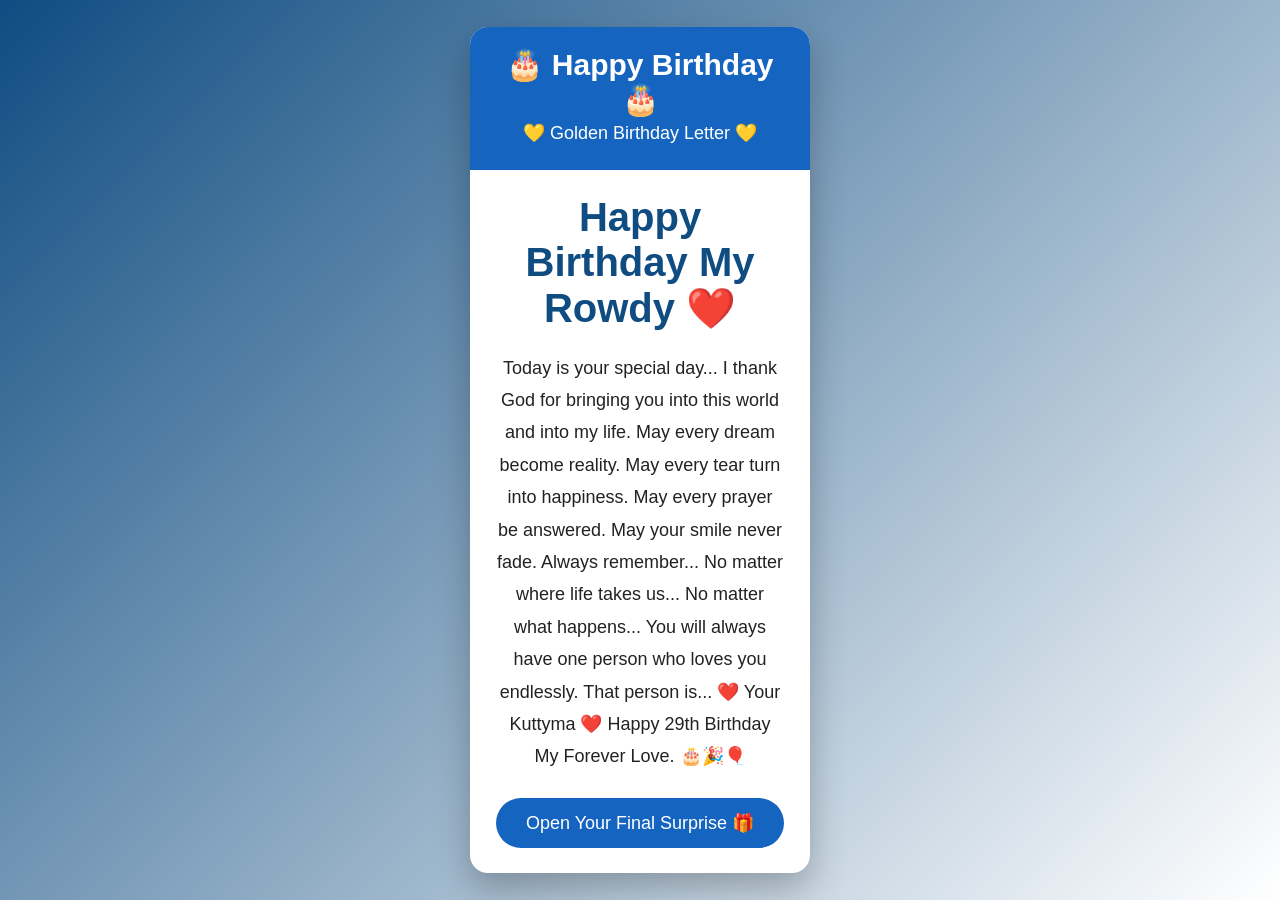
<file: birthday.html>
<!DOCTYPE html>
<html lang="en">

<head>

<meta charset="UTF-8">
<meta name="viewport" content="width=device-width, initial-scale=1.0">

<title>Happy Birthday My Rowdy ❤️</title>

<link rel="stylesheet" href="style.css">

</head>

<body>

<div class="page">

<div class="envelope">

<div class="envelope-header">

<h2>🎂 Happy Birthday 🎂</h2>

<p>💛 Golden Birthday Letter 💛</p>

</div>

<div class="envelope-body">

<h1>Happy Birthday My Rowdy ❤️</h1>

<p>

Today is your special day...

I thank God

for bringing you into this world

and into my life.

May every dream

become reality.

May every tear

turn into happiness.

May every prayer

be answered.

May your smile

never fade.

Always remember...

No matter where life takes us...

No matter what happens...

You will always have

one person

who loves you endlessly.

That person is...

❤️ Your Kuttyma ❤️

Happy 29th Birthday

My Forever Love.

🎂🎉🎈

</p>

<a href="surprise.html" class="next-btn">

Open Your Final Surprise 🎁

</a>

</div>

</div>

</div>

</body>

</html>
</file>
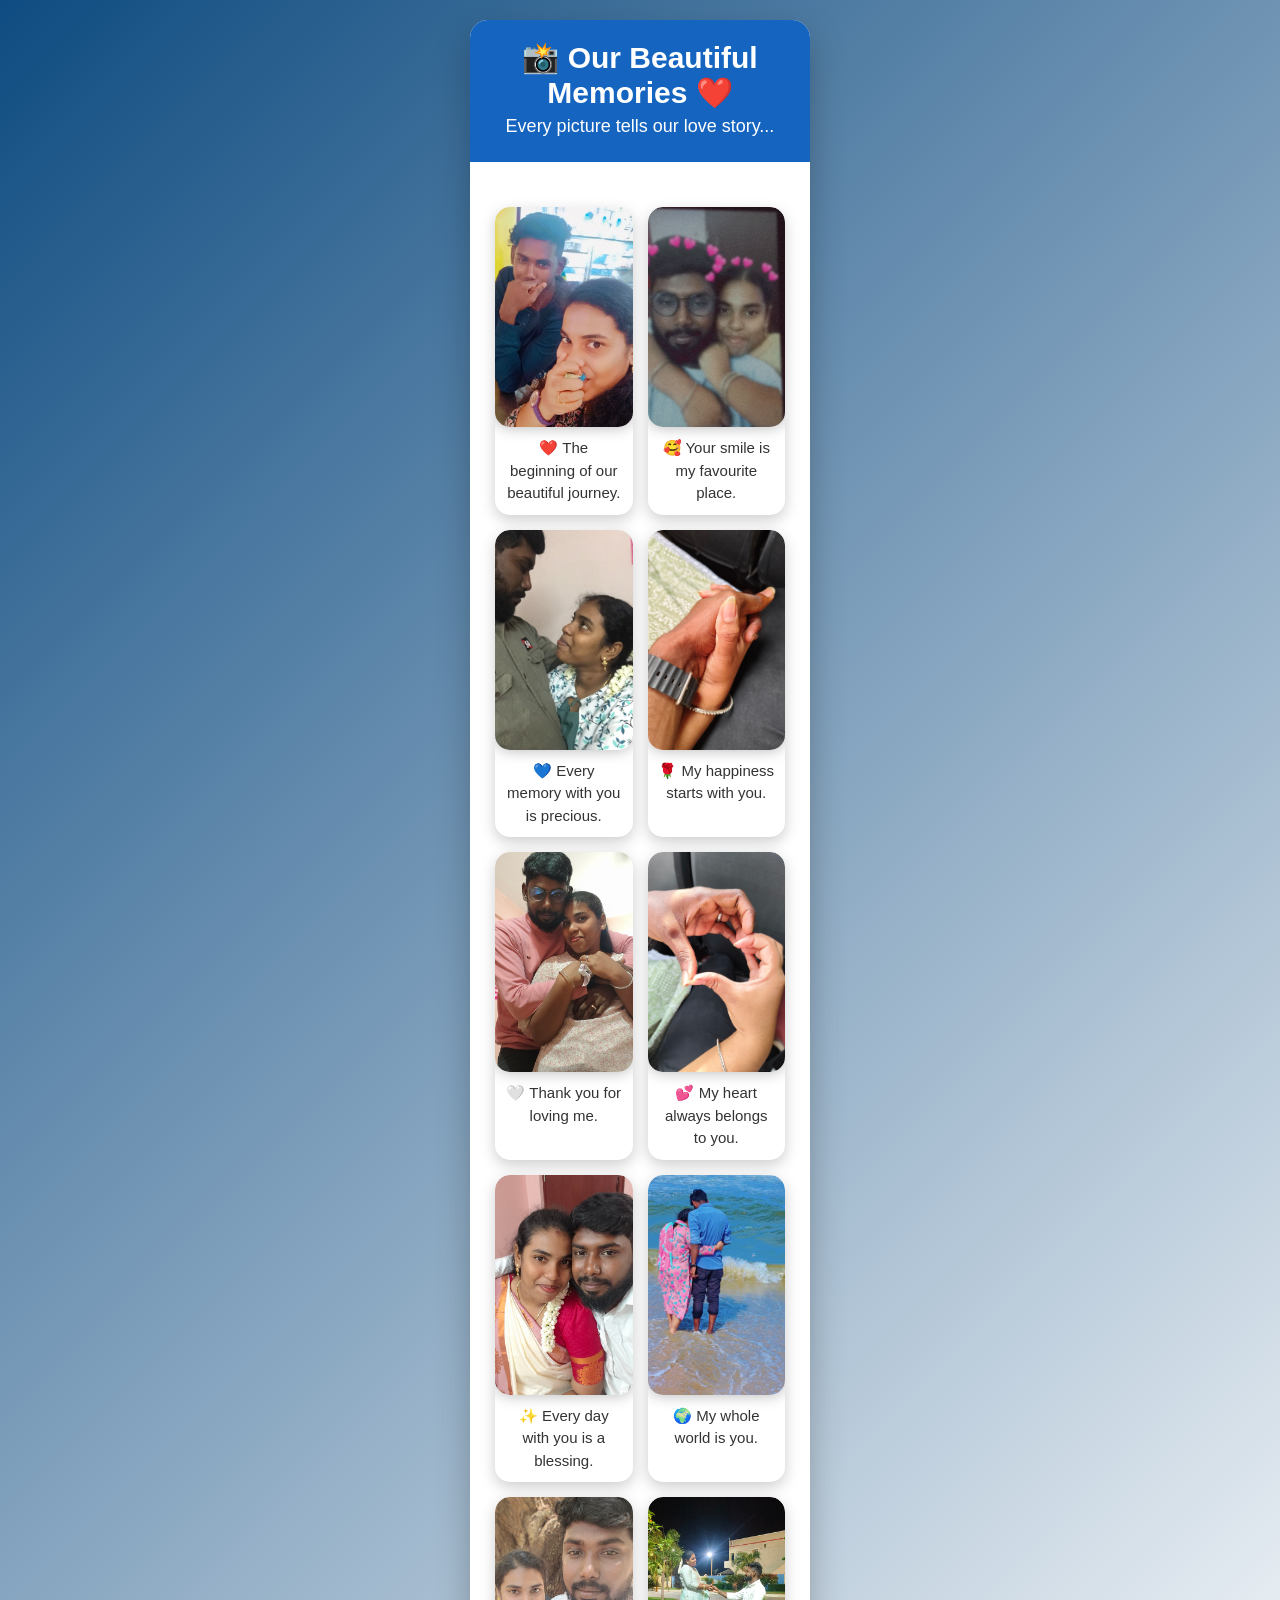
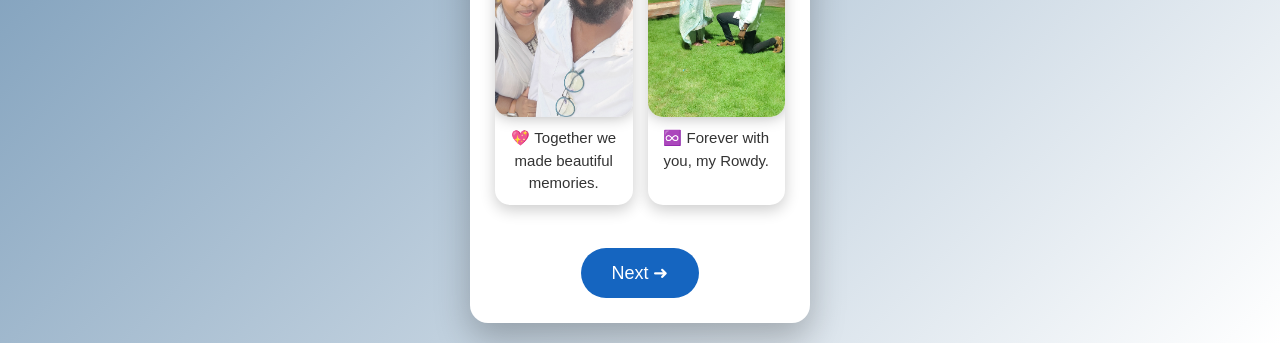
<file: gallery.html>
<!DOCTYPE html>
<html lang="en">
<head>
<meta charset="UTF-8">
<meta name="viewport" content="width=device-width, initial-scale=1.0">
<title>Our Gallery ❤️</title>
<link rel="stylesheet" href="style.css">
</head>

<body>

<div class="page">

<div class="envelope">

<div class="envelope-header">
<h2>📸 Our Beautiful Memories ❤️</h2>
<p>Every picture tells our love story...</p>
</div>

<div class="envelope-body">

<div class="gallery-grid">

<div class="photo-card">
<img src="images/1.jpg.jpg" alt="Photo 1">
<p>❤️ The beginning of our beautiful journey.</p>
</div>

<div class="photo-card">
<img src="images/2.jpg.jpg" alt="Photo 2">
<p>🥰 Your smile is my favourite place.</p>
</div>

<div class="photo-card">
<img src="images/3.jpg.JPG" alt="Photo 3">
<p>💙 Every memory with you is precious.</p>
</div>

<div class="photo-card">
<img src="images/4.jpg.jpg" alt="Photo 4">
<p>🌹 My happiness starts with you.</p>
</div>

<div class="photo-card">
<img src="images/5.jpg.jpg" alt="Photo 5">
<p>🤍 Thank you for loving me.</p>
</div>

<div class="photo-card">
<img src="images/6.jpg.jpg" alt="Photo 6">
<p>💕 My heart always belongs to you.</p>
</div>

<div class="photo-card">
<img src="images/7.jpg.jpg" alt="Photo 7">
<p>✨ Every day with you is a blessing.</p>
</div>

<div class="photo-card">
<img src="images/8.jpg.jpg" alt="Photo 8">
<p>🌍 My whole world is you.</p>
</div>

<div class="photo-card">
<img src="images/9.jpg.jpg" alt="Photo 9">
<p>💖 Together we made beautiful memories.</p>
</div>

<div class="photo-card">
<img src="images/10.jpg.jpg" alt="Photo 10">
<p>♾️ Forever with you, my Rowdy.</p>
</div>

</div>

<br>

<a href="letter.html" class="next-btn">
Next ➜
</a>

</div>

</div>

</div>

</body>
  </html>
</file>
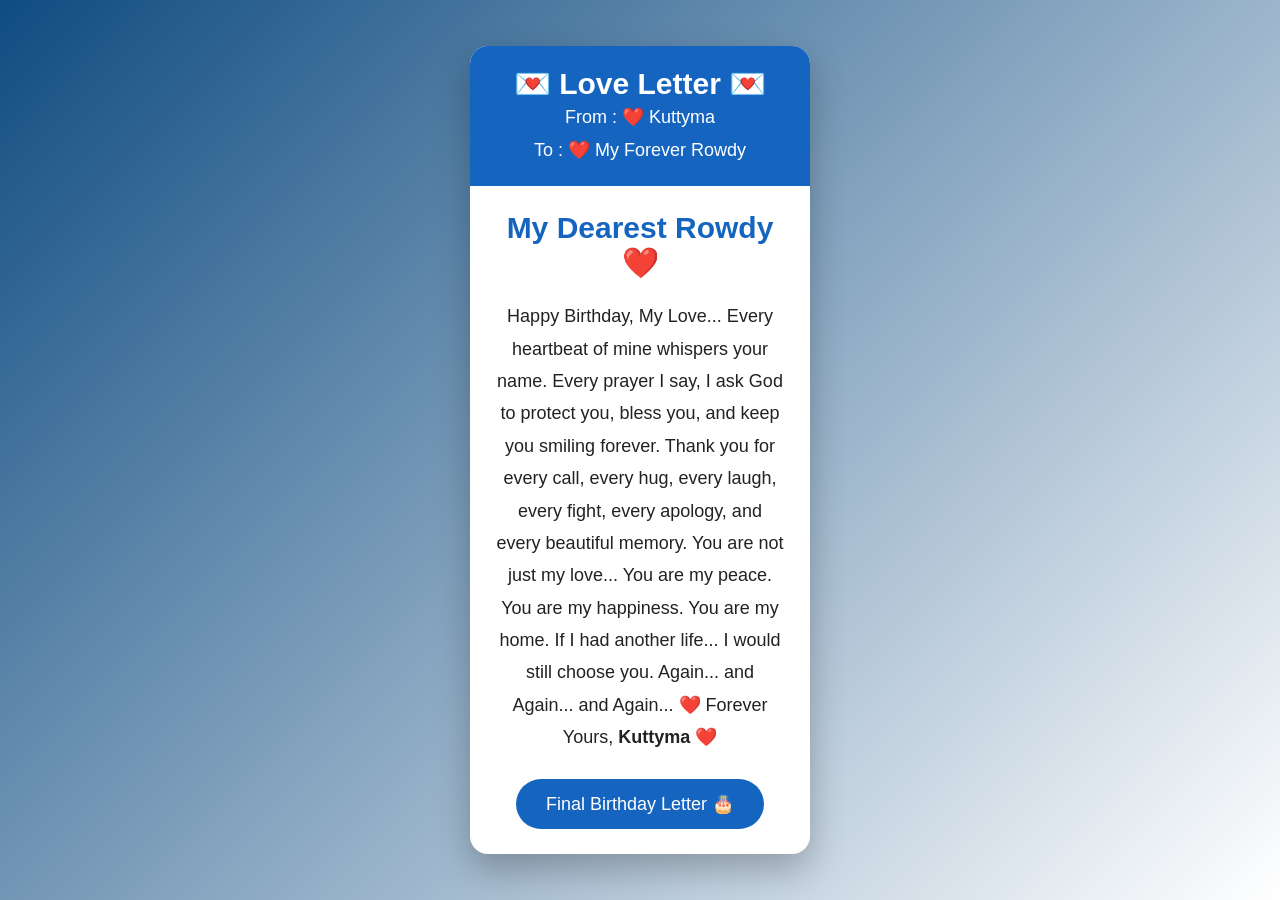
<file: letter.html>
<!DOCTYPE html>
<html lang="en">

<head>

<meta charset="UTF-8">
<meta name="viewport" content="width=device-width, initial-scale=1.0">

<title>My Love Letter ❤️</title>

<link rel="stylesheet" href="style.css">

</head>

<body>

<div class="page">

<div class="envelope">

<div class="envelope-header">

<h2>💌 Love Letter 💌</h2>

<p>From : ❤️ Kuttyma</p>

<p>To : ❤️ My Forever Rowdy</p>

</div>

<div class="envelope-body">

<h2>My Dearest Rowdy ❤️</h2>

<p>

Happy Birthday, My Love...

Every heartbeat of mine

whispers your name.

Every prayer I say,

I ask God

to protect you,

bless you,

and keep you smiling forever.

Thank you

for every call,

every hug,

every laugh,

every fight,

every apology,

and every beautiful memory.

You are not just my love...

You are my peace.

You are my happiness.

You are my home.

If I had another life...

I would still choose you.

Again...

and Again...

and Again...

❤️

Forever Yours,

<b>Kuttyma ❤️</b>

</p>

<a href="birthday.html" class="next-btn">

Final Birthday Letter 🎂

</a>

</div>

</div>

</div>

</body>

</html>
</file>
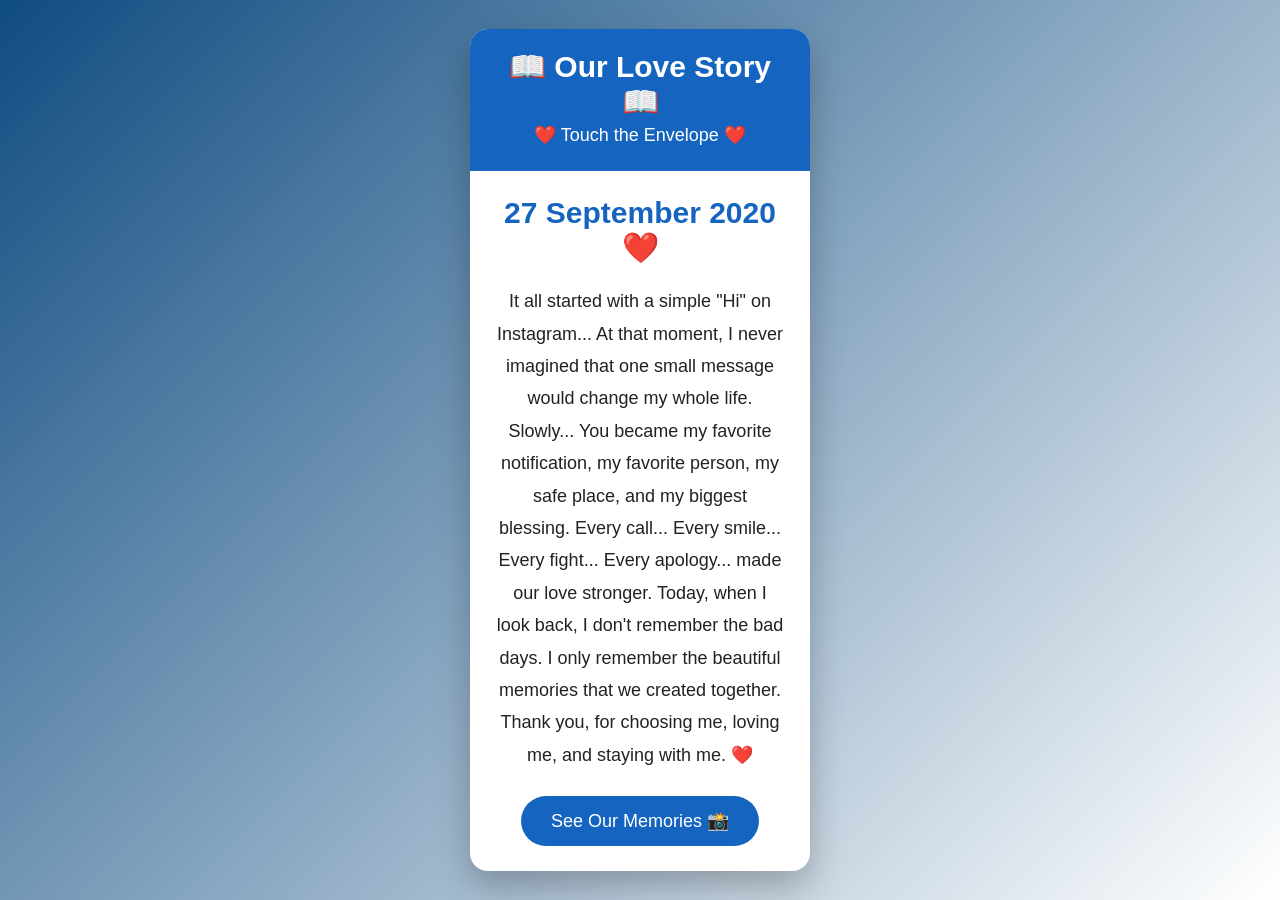
<file: story.html>
<!DOCTYPE html>
<html lang="en">
<head>

<meta charset="UTF-8">
<meta name="viewport" content="width=device-width, initial-scale=1.0">

<title>Our Love Story ❤️</title>

<link rel="stylesheet" href="style.css">

</head>

<body>

<div class="page">

<div class="envelope">

<div class="envelope-header">

<h2>📖 Our Love Story 📖</h2>

<p>❤️ Touch the Envelope ❤️</p>

</div>

<div class="envelope-body">

<h2>27 September 2020 ❤️</h2>

<p>

It all started with a simple "Hi" on Instagram...

At that moment,

I never imagined

that one small message

would change my whole life.

Slowly...

You became my favorite notification,

my favorite person,

my safe place,

and my biggest blessing.

Every call...

Every smile...

Every fight...

Every apology...

made our love stronger.

Today,

when I look back,

I don't remember the bad days.

I only remember

the beautiful memories

that we created together.

Thank you,

for choosing me,

loving me,

and staying with me.

❤️

</p>

<a href="gallery.html" class="next-btn">

See Our Memories 📸

</a>

</div>

</div>

</div>

</body>
</html>
</file>
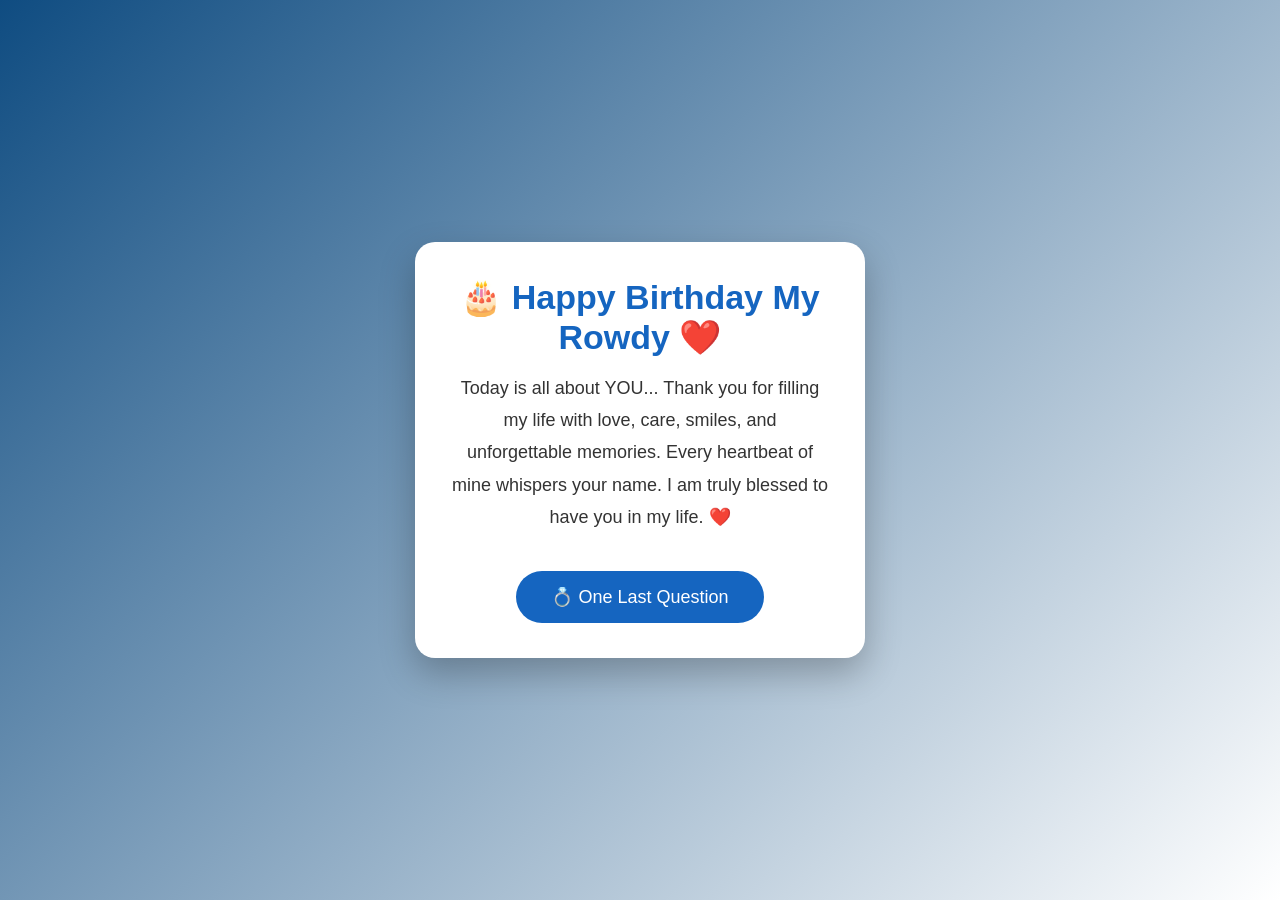
<file: surprise.html>
<!DOCTYPE html>
<html lang="en">

<head>

<meta charset="UTF-8">

<meta name="viewport" content="width=device-width, initial-scale=1.0">

<title>Final Surprise ❤️</title>

<link rel="stylesheet" href="style.css">

<style>

body{

margin:0;

padding:0;

font-family:Arial,sans-serif;

background:linear-gradient(135deg,#0f4c81,#ffffff);

overflow-x:hidden;

}

.container{

min-height:100vh;

display:flex;

justify-content:center;

align-items:center;

padding:20px;

}

.card{

background:white;

width:95%;

max-width:450px;

padding:35px;

border-radius:20px;

text-align:center;

box-shadow:0 15px 35px rgba(0,0,0,.25);

animation:fadeIn 1.5s;

}

h1{

color:#1565c0;

font-size:34px;

margin-bottom:15px;

}

h2{

color:#1565c0;

}

p{

font-size:18px;

line-height:1.8;

color:#333;

}

button{

margin-top:20px;

padding:15px 35px;

background:#1565c0;

color:white;

border:none;

border-radius:40px;

font-size:18px;

cursor:pointer;

transition:.3s;

}

button:hover{

background:#0d47a1;

transform:scale(1.05);

}

#proposal{

display:none;

margin-top:30px;

animation:fadeIn 1s;

}

@keyframes fadeIn{

from{

opacity:0;

transform:translateY(30px);

}

to{

opacity:1;

transform:translateY(0);

}

}

.heart{

position:fixed;

font-size:25px;

animation:float 6s linear infinite;

pointer-events:none;

}

@keyframes float{

0%{

transform:translateY(100vh);

opacity:0;

}

20%{

opacity:1;

}

100%{

transform:translateY(-120px);

opacity:0;

}

}

</style>

</head>

<body>

<div class="container">

<div class="card">

<h1>🎂 Happy Birthday My Rowdy ❤️</h1>

<p>

Today is all about YOU...

Thank you for filling my life

with love,

care,

smiles,

and unforgettable memories.

Every heartbeat of mine

whispers your name.

I am truly blessed

to have you in my life.

❤️

</p>



<br>

<button onclick="showProposal()">

💍 One Last Question

</button>

<div id="proposal">

<h1>

💍 Will You Marry Me? 💍

</h1>

<p>

Every love story is beautiful...

But ours is my favourite.

I want to laugh with you,

grow with you,

pray with you,

and spend every birthday with you.

Will you hold my hand

for the rest of our lives?

❤️

</p>

<h2>

Forever Yours...

❤️ Kuttyma ❤️

    </h2>
    <button id="yesBtn" onclick="showForever()">

💖 YES, FOREVER 💖

</button>

<div id="foreverMessage" style="display:none; margin-top:25px;">

<h2 style="color:#e91e63;">

💍 Yayyyy... Our Forever Begins Here! 💍

</h2>

<p>

From this moment...

My heart has only one promise...

To love you,

to support you,

to stand beside you,

and to grow old with you.

No matter where life takes us...

I will always choose YOU.

❤️ I Love You Forever ❤️

</p>
    <a href="https://open.spotify.com/track/5PKzNYdAfECbr0Tyd6sDU9?si=NXbYEulzRtaPo9kNEcxkOw&utm_source=copy-link"
target="_blank"
class="music-btn">

🎵 Click Here... Our Song Awaits ❤️

    </a>

</div>

</div>

</div>

</div>

<script>

function playSong(){

document.getElementById("song").play();

}

function showProposal(){

document.getElementById("proposal").style.display="block";

createHearts();

}

function showForever(){

document.getElementById("foreverMessage").style.display="block";

createHearts();

}

function createHearts(){

for(let i=0;i<30;i++){

let heart=document.createElement("div");

heart.className="heart";

heart.innerHTML="💙";

heart.style.left=Math.random()*100+"vw";

heart.style.animationDuration=(4+Math.random()*4)+"s";

document.body.appendChild(heart);

setTimeout(()=>{

heart.remove();

},8000);

}

}
// Sparkles

function createSparkles(){

for(let i=0;i<25;i++){

let sparkle=document.createElement("div");

sparkle.innerHTML="✨";

sparkle.style.position="fixed";

sparkle.style.left=Math.random()*100+"vw";

sparkle.style.top=Math.random()*100+"vh";

sparkle.style.fontSize=(15+Math.random()*15)+"px";

sparkle.style.zIndex="9999";

sparkle.style.animation="sparkle 2s ease forwards";

document.body.appendChild(sparkle);

setTimeout(()=>{

sparkle.remove();

},2000);

}

}

// Fireworks

function createFireworks(){

for(let i=0;i<20;i++){

let fire=document.createElement("div");

fire.innerHTML="🎆";

fire.style.position="fixed";

fire.style.left=Math.random()*100+"vw";

fire.style.top=Math.random()*100+"vh";

fire.style.fontSize="35px";

fire.style.zIndex="9999";

document.body.appendChild(fire);

setTimeout(()=>{

fire.remove();

},1800);

}

}

const oldShowForever = showForever;

showForever = function(){

oldShowForever();

createSparkles();

createFireworks();

}

const style=document.createElement("style");

style.innerHTML=`

@keyframes sparkle{

0%{

opacity:0;

transform:scale(.2) rotate(0deg);

}

50%{

opacity:1;

transform:scale(1.3) rotate(180deg);

}

100%{

opacity:0;

transform:scale(.2) rotate(360deg);

}

}

`;

document.head.appendChild(style);
</script>

</body>

</html>
</file>
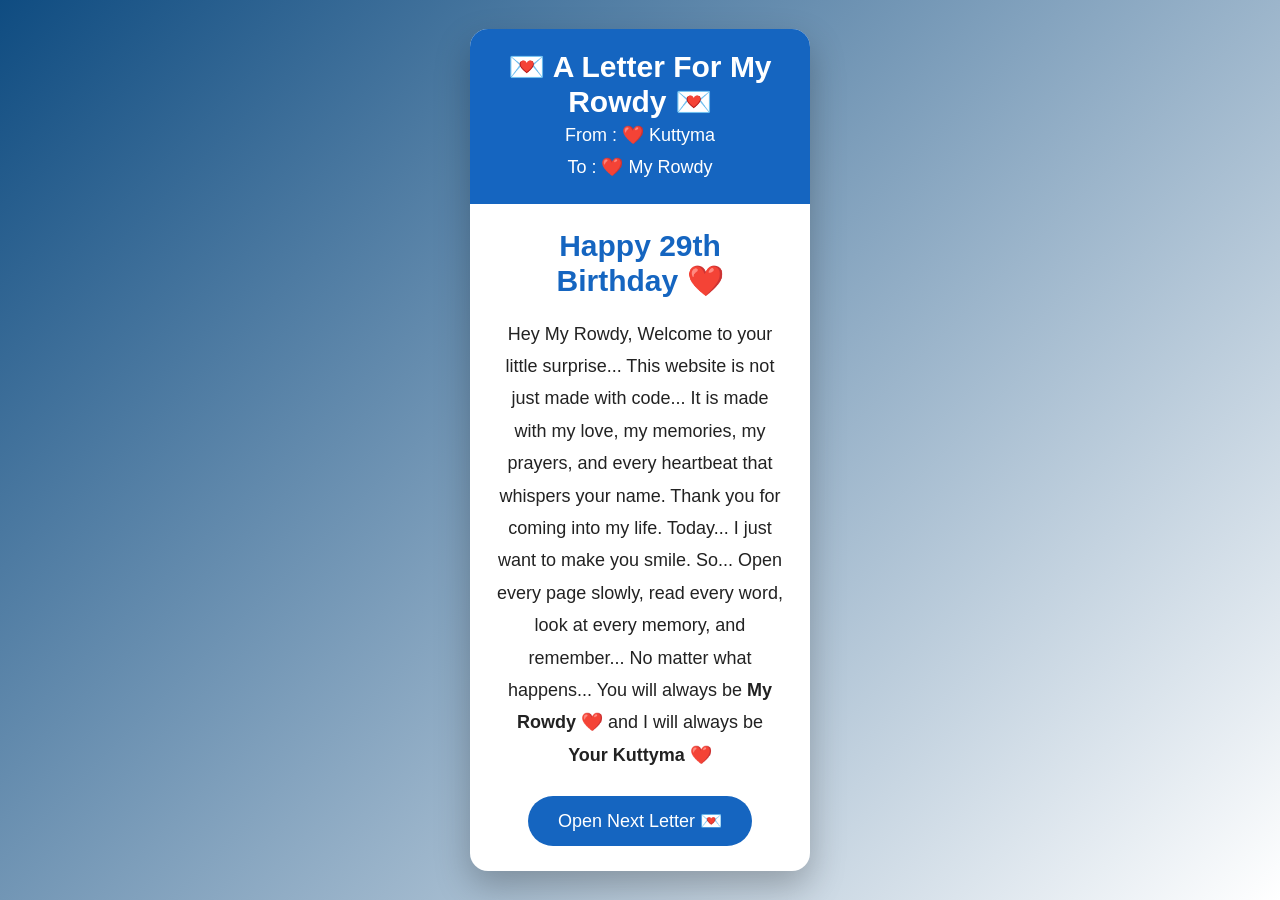
<file: welcome.html>
<!DOCTYPE html>
<html lang="en">
<head>

<meta charset="UTF-8">
<meta name="viewport" content="width=device-width, initial-scale=1.0">

<title>Welcome My Rowdy ❤️</title>

<link rel="stylesheet" href="style.css">

</head>

<body>

<div class="page">

<div class="envelope">

<div class="envelope-header">

<h2>💌 A Letter For My Rowdy 💌</h2>

<p>From : ❤️ Kuttyma</p>

<p>To : ❤️ My Rowdy</p>

</div>

<div class="envelope-body">

<h2>Happy 29th Birthday ❤️</h2>

<p>

Hey My Rowdy,

Welcome to your little surprise...

This website is not just made with code...

It is made with my love,

my memories,

my prayers,

and every heartbeat that whispers your name.

Thank you for coming into my life.

Today...

I just want to make you smile.

So...

Open every page slowly,

read every word,

look at every memory,

and remember...

No matter what happens...

You will always be

<b>My Rowdy ❤️</b>

and

I will always be

<b>Your Kuttyma ❤️</b>

</p>

<a href="story.html" class="next-btn">

Open Next Letter 💌

</a>

</div>

</div>

</div>

</body>

  </html>
</file>
<file: style.css>
*{
margin:0;
padding:0;
box-sizing:border-box;
font-family:'Poppins',sans-serif;
}

body{
background:linear-gradient(135deg,#0f4c81,#ffffff);
color:#222;
text-align:center;
overflow-x:hidden;
}

section{
padding:60px 20px;
}

h1{
font-size:40px;
margin-bottom:20px;
color:#0f4c81;
}

h2{
font-size:30px;
margin-bottom:20px;
color:#1565c0;
}

p{
font-size:18px;
line-height:1.8;
max-width:800px;
margin:auto;
}

button{
background:#1565c0;
color:white;
border:none;
padding:15px 30px;
font-size:18px;
border-radius:50px;
cursor:pointer;
margin-top:20px;
transition:.3s;
}

button:hover{
background:#0d47a1;
transform:scale(1.05);
}

.hero{
height:100vh;
display:flex;
flex-direction:column;
justify-content:center;
align-items:center;
background:white;
}

.hero h1{
font-size:55px;
}
.gallery{
padding:60px 20px;
}

.gallery-grid{
display:grid;
grid-template-columns:repeat(auto-fit,minmax(250px,1fr));
gap:20px;
margin-top:30px;
}

.gallery img{
width:100%;
border-radius:20px;
box-shadow:0 10px 20px rgba(0,0,0,.2);
transition:.4s;
}

.gallery img:hover{
transform:scale(1.05);
}

.story{
background:#ffffff;
}

.letter{
background:#f5f9ff;
}

.counter{
background:#e3f2fd;
}

.birthday{
background:#ffffff;
}

.promises{
background:#f5f9ff;
}

.promises ul{
list-style:none;
padding:0;
}

.promises li{
font-size:20px;
margin:15px 0;
}

.quiz{
background:#ffffff;
}

footer{
padding:50px 20px;
background:#0f4c81;
color:white;
}

footer h2{
color:white;
}

input{
padding:15px;
width:280px;
border-radius:10px;
border:2px solid #1565c0;
font-size:18px;
margin-top:15px;
  }
#password-page{
height:100vh;
display:flex;
flex-direction:column;
justify-content:center;
align-items:center;
background:linear-gradient(135deg,#0f4c81,#ffffff);
}

#main-page{
animation:fadeIn 1s ease;
}

@keyframes fadeIn{
from{
opacity:0;
transform:translateY(20px);
}
to{
opacity:1;
transform:translateY(0);
}
}

.gallery img{
aspect-ratio:3/4;
object-fit:cover;
}

@media(max-width:768px){

.hero h1{
font-size:36px;
}

h2{
font-size:24px;
}

p{
font-size:16px;
padding:0 10px;
}

button{
width:90%;
font-size:16px;
}

input{
width:90%;
}

.gallery-grid{
grid-template-columns:1fr;
}

}
.gallery-grid{
    display:grid;
    grid-template-columns:repeat(2,1fr);
    gap:15px;
    margin-top:20px;
}

.gallery-grid img{
    width:100%;
    height:220px;
    object-fit:cover;
    border-radius:15px;
    box-shadow:0 0 15px rgba(0,0,0,.3);
}
.gallery{
    min-height:100vh;
  }
/* Remove extra bottom space */
html, body {
    margin: 0;
    padding: 0;
    min-height: 100%;
    overflow-x: hidden;
}

body {
    display: flex;
    flex-direction: column;
}

.container{
    min-height:fit-content;
  }

section {
    margin-bottom: 0;
    padding-bottom: 20px;
}

.next-btn {
    margin-bottom: 0;
  }
/* ===== Premium Envelope Style ===== */

.page{
    min-height:100vh;
    display:flex;
    justify-content:center;
    align-items:center;
    background:linear-gradient(135deg,#0f4c81,#ffffff);
    padding:20px;
}

.envelope{
    width:340px;
    background:#fff;
    border-radius:18px;
    box-shadow:0 15px 35px rgba(0,0,0,.25);
    overflow:hidden;
    animation:fadeIn 1s ease;
}

.envelope-header{
    background:#1565c0;
    color:#fff;
    padding:20px;
    text-align:center;
}

.envelope-header h2{
    color:#fff;
    margin:0;
}

.envelope-body{
    padding:25px;
    text-align:center;
}

.envelope-body p{
    font-size:18px;
    line-height:1.8;
}

.next-btn{
    display:inline-block;
    margin-top:25px;
    padding:14px 30px;
    background:#1565c0;
    color:#fff;
    text-decoration:none;
    border-radius:30px;
    font-size:18px;
    transition:.3s;
}

.next-btn:hover{
    background:#0d47a1;
    transform:scale(1.05);
}

@keyframes fadeIn{
    from{
        opacity:0;
        transform:translateY(30px);
    }
    to{
        opacity:1;
        transform:translateY(0);
    }
  }
.viewer{

display:none;

position:fixed;

top:0;

left:0;

width:100%;

height:100%;

background:rgba(0,0,0,.95);

justify-content:center;

align-items:center;

z-index:9999;

}

.viewer img{

width:95%;

max-width:500px;

border-radius:20px;

box-shadow:0 0 30px white;

  }
.gallery-grid{
    display:grid;
    grid-template-columns:repeat(2,1fr);
    gap:15px;
    margin-top:20px;
}

.photo-card{
    background:#ffffff;
    border-radius:15px;
    overflow:hidden;
    box-shadow:0 5px 15px rgba(0,0,0,.2);
}

.photo-card img{
    width:100%;
    height:220px;
    object-fit:cover;
    display:block;
}

.photo-card p{
    padding:10px;
    margin:0;
    text-align:center;
    font-size:15px;
    color:#333;
    line-height:1.5;
}

@media (max-width:600px){

.gallery-grid{
    grid-template-columns:repeat(2,1fr);
}

.photo-card img{
    height:150px;
}

.photo-card p{
    font-size:13px;
}

  }
</file>
